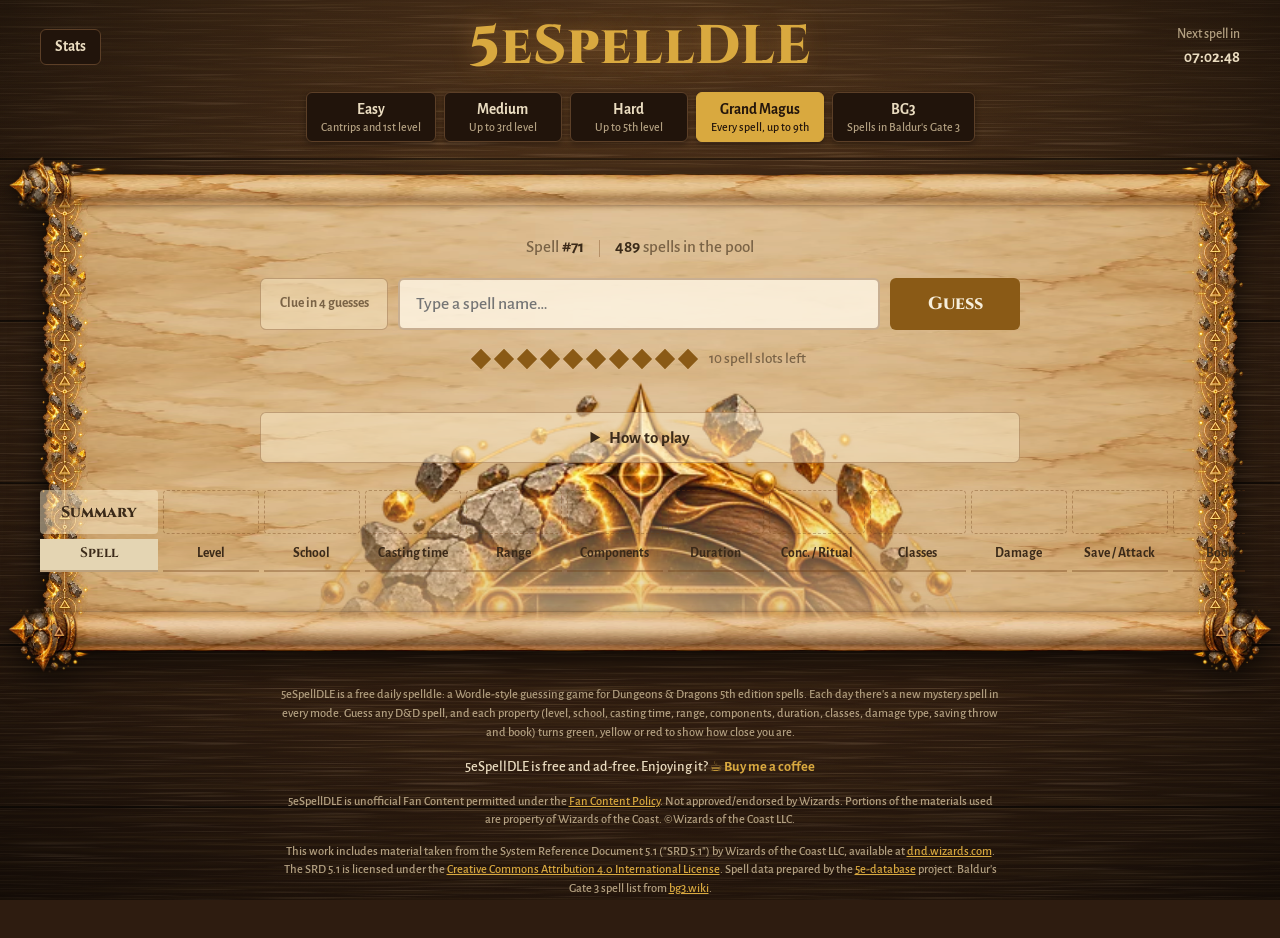
<file: index.html>
<!DOCTYPE html>
<html lang="en">
<head>
  <meta charset="utf-8">
  <meta name="viewport" content="width=device-width, initial-scale=1">
  <title>5eSpellDLE – Spelldle: Daily D&amp;D 5e Spell Guessing Game</title>
  <meta name="description" content="5eSpellDLE is a free daily spelldle: a Wordle-style game where you guess the D&amp;D 5e spell of the day from its level, school, classes, components and more. Five modes, from Easy to Grand Magus and BG3.">
  <link rel="canonical" href="https://5espelldle.com/">
  <meta name="theme-color" content="#131a2e">
  <meta name="alldle-verify" content="LPVY96QHWzDYJvmHuTy61C51Y85-b_yj">
  <link rel="icon" href="favicon.ico" sizes="any">
  <link rel="icon" href="favicon-32.png" type="image/png" sizes="32x32">
  <link rel="icon" href="favicon.png" type="image/png" sizes="48x48">
  <link rel="apple-touch-icon" href="apple-touch-icon.png">

  <!-- Link previews (Discord, Reddit, iMessage, X…) -->
  <meta property="og:type" content="website">
  <meta property="og:site_name" content="5eSpellDLE">
  <meta property="og:url" content="https://5espelldle.com/">
  <meta property="og:title" content="5eSpellDLE – Daily D&amp;D 5e Spell Guessing Game">
  <meta property="og:description" content="Guess the D&amp;D 5e spell of the day in 10 tries. A free, ad-free spelldle with five modes, from Easy to Grand Magus and BG3.">
  <meta property="og:image" content="https://5espelldle.com/og-image.png">
  <meta property="og:image:width" content="1200">
  <meta property="og:image:height" content="630">
  <meta property="og:image:alt" content="5eSpellDLE: guess the daily D&amp;D 5e spell">
  <meta name="twitter:card" content="summary_large_image">

  <!-- Structured data: WebSite sets the site name Google shows above the
       result; WebApplication describes the game itself. -->
  <script type="application/ld+json">
  [
    {
      "@context": "https://schema.org",
      "@type": "WebSite",
      "name": "5eSpellDLE",
      "alternateName": ["5e SpellDLE", "5e Spelldle", "5espelldle", "Spelldle"],
      "url": "https://5espelldle.com/"
    },
    {
      "@context": "https://schema.org",
      "@type": "WebApplication",
      "name": "5eSpellDLE",
      "url": "https://5espelldle.com/",
      "description": "A free daily Wordle-style game where you guess the D&D 5e spell of the day from its level, school, classes, components and more. Five modes, from Easy to Grand Magus and BG3.",
      "applicationCategory": "GameApplication",
      "genre": "Puzzle",
      "operatingSystem": "Any",
      "browserRequirements": "Requires JavaScript",
      "image": "https://5espelldle.com/og-image.png",
      "isAccessibleForFree": true,
      "offers": { "@type": "Offer", "price": "0", "priceCurrency": "USD" }
    }
  ]
  </script>
  <link rel="preconnect" href="https://fonts.googleapis.com">
  <link rel="preconnect" href="https://fonts.gstatic.com" crossorigin>
  <link href="https://fonts.googleapis.com/css2?family=Cinzel:wght@600;800&family=Alegreya+Sans:wght@400;500;700;800&display=swap" rel="stylesheet">
  <link rel="stylesheet" href="style.css">
</head>
<body>
  <header class="top">
    <button class="icon-btn" id="stats-btn" type="button" aria-haspopup="dialog">Stats</button>
    <h1 class="title">5eSpell<span id="egg-d">D</span>LE</h1>
    <div class="next">
      <span>Next spell in</span>
      <strong id="countdown">--:--:--</strong>
    </div>
  </header>

  <nav class="modes" id="modes" aria-label="Game mode"></nav>

  <main>
    <div class="paper" aria-hidden="true"></div>
    <!-- data-nosnippet: keep search engines from using game text (clues, spell
         descriptions) as the result snippet instead of the meta description. -->
    <div data-nosnippet>
    <p class="meta">
      Spell <strong id="puzzle-no">#1</strong>
      <span class="sep" aria-hidden="true"></span>
      <strong id="spell-count">0</strong> spells in the pool
    </p>

    <div class="guess-bar">
      <button type="button" class="clue-btn" id="clue-btn" disabled>Clue in 4 guesses</button>
      <div class="combo">
        <input id="guess-input" type="text" autocomplete="off" spellcheck="false"
               placeholder="Type a spell name…"
               role="combobox" aria-autocomplete="list" aria-expanded="false" aria-controls="suggestions">
        <ul id="suggestions" role="listbox" hidden></ul>
      </div>
      <button type="button" class="guess-btn" id="guess-btn">Guess</button>
    </div>

    <p id="clue" class="clue" hidden></p>

    <div class="slots-row">
      <div id="slots" class="slots" aria-hidden="true"></div>
      <span id="slots-label">10 spell slots left</span>
    </div>

    <p id="message" class="message" role="status" aria-live="polite"></p>

    <section id="result" class="result" hidden></section>
    </div>

    <details class="how">
      <summary>How to play</summary>
      <p>Guess today's spell. Each mode has its own daily spell, so you can play all of them. Each guess shows how its properties compare with the answer.</p>
      <ul>
        <li><span class="chip good">Green</span> is an exact match.</li>
        <li><span class="chip part">Yellow</span> is a partial match: some components, classes, damage types or saves overlap.</li>
        <li><span class="chip bad">Red</span> is no match. An arrow means the answer's level, casting time, range or duration is higher (▲) or lower (▼). On Book, ▲ means the answer comes from a newer book.</li>
      </ul>
      <p>Books run in release order: PHB, SCAG, Xanathar's, Tasha's, Fizban's, Strixhaven. Class lists are as printed in each book, without Tasha's optional additions. BG3 mode uses tabletop stats, and accepts BG3 names like Bone Chill.</p>
      <p>You have 10 spell slots. After 4 guesses you can reveal a clue. A new spell appears at midnight, your time.</p>
    </details>

    <div class="board-wrap" data-nosnippet>
      <table class="board" id="board">
        <thead>
          <tr class="summary" id="summary-row"></tr>
          <tr id="header-row"></tr>
        </thead>
        <tbody id="rows"></tbody>
      </table>
    </div>
  </main>

  <dialog id="stats-dialog" class="stats">
    <form method="dialog"><button class="close" aria-label="Close stats">×</button></form>
    <h2 id="stats-title">Your stats</h2>
    <div class="stat-grid" id="stat-grid"></div>
    <h3>Guess distribution</h3>
    <ol class="dist" id="dist"></ol>
  </dialog>

  <footer>
    <p>5eSpellDLE is a free daily spelldle: a Wordle-style guessing game for Dungeons &amp; Dragons 5th edition spells. Each day there's a new mystery spell in every mode. Guess any D&amp;D spell, and each property (level, school, casting time, range, components, duration, classes, damage type, saving throw and book) turns green, yellow or red to show how close you are.</p>
    <p class="support">5eSpellDLE is free and ad-free. Enjoying it? <a href="support/" target="_blank" rel="noopener">☕ Buy me a coffee</a></p>
    <p>5eSpellDLE is unofficial Fan Content permitted under the <a href="https://company.wizards.com/en/legal/fancontentpolicy">Fan Content Policy</a>. Not approved/endorsed by Wizards. Portions of the materials used are property of Wizards of the Coast. ©Wizards of the Coast LLC.</p>
    <p>This work includes material taken from the System Reference Document 5.1 ("SRD 5.1") by Wizards of the Coast LLC, available at
      <a href="https://dnd.wizards.com/resources/systems-reference-document">dnd.wizards.com</a>. The SRD 5.1 is licensed under the
      <a href="https://creativecommons.org/licenses/by/4.0/legalcode">Creative Commons Attribution 4.0 International License</a>.
      Spell data prepared by the <a href="https://github.com/5e-bits/5e-database">5e-database</a> project. Baldur's Gate 3 spell list from <a href="https://bg3.wiki">bg3.wiki</a>.</p>
  </footer>

  <script src="spells.js"></script>
  <script src="game.js"></script>
</body>
</html>
</file>
<file: style.css>
/* ---------- Design tokens ---------- */
:root {
  --night: #131a2e;      /* page background colour */
  --on-gold: #131a2e;    /* text on gold buttons */
  --texture: none;       /* layered background images (set per theme) */
  --title-glow: rgba(217, 169, 63, 0.25);
  --panel: #1d2742;      /* inputs, dialogs */
  --line: #2f3b5e;       /* borders */
  --parchment: #ede3cc;  /* main text */
  --muted: #9aa3b8;      /* secondary text */
  --gold: #d9a93f;       /* title, spell slots, focus */
  --good: #3e8e57;       /* exact match */
  --part: #c79628;       /* partial match */
  --bad: #93302a;        /* no match */
  --divine: #7a4db3;     /* revealed by divine intervention (easter egg) */
  --tile-w: 96px;
  --name-w: 118px;
  --tile-h: 76px;
  --display: "Cinzel", "Trajan Pro", Georgia, serif;
  --body: "Alegreya Sans", "Segoe UI", system-ui, sans-serif;
}

/* ---------- Themes ----------
   Textures are inline SVG noise filters: horizontal streaks for wood grain,
   fine fibres plus large blotches for parchment. No image files needed. */

/* Tavern: dark oak planks, warm candlelight from above */
:root[data-theme="tavern"] {
  --night: #2e1c10;
  --panel: #21140b;
  --line: #5c3f27;
  --parchment: #eadcc0;
  --muted: #b3a081;
  --on-gold: #24160c;
  --title-glow: rgba(255, 176, 80, 0.3);
  --texture:
    radial-gradient(ellipse 90% 55% at 50% 0%, rgba(255, 170, 80, 0.13), transparent 70%),
    radial-gradient(ellipse at center, transparent 50%, rgba(0, 0, 0, 0.55) 100%),
    repeating-linear-gradient(to bottom,
      transparent 0 158px,
      rgba(0, 0, 0, 0.55) 158px 160px,
      rgba(255, 220, 170, 0.05) 160px 161px,
      transparent 161px 162px),
    url("data:image/svg+xml,%3Csvg xmlns='http://www.w3.org/2000/svg' width='640' height='640'%3E%3Cfilter id='g' x='0' y='0' width='100%25' height='100%25'%3E%3CfeTurbulence type='fractalNoise' baseFrequency='0.0035 0.28' numOctaves='4' seed='11' stitchTiles='stitch'/%3E%3CfeColorMatrix values='0 0 0 0 0.07 0 0 0 0 0.035 0 0 0 0 0.01 1.1 0 0 0 -0.45'/%3E%3C/filter%3E%3Crect width='100%25' height='100%25' filter='url(%23g)'/%3E%3C/svg%3E"),
    url("data:image/svg+xml,%3Csvg xmlns='http://www.w3.org/2000/svg' width='640' height='640'%3E%3Cfilter id='h' x='0' y='0' width='100%25' height='100%25'%3E%3CfeTurbulence type='fractalNoise' baseFrequency='0.008 0.6' numOctaves='2' seed='4' stitchTiles='stitch'/%3E%3CfeColorMatrix values='0 0 0 0 0.75 0 0 0 0 0.5 0 0 0 0 0.28 0 0.7 0 0 -0.38'/%3E%3C/filter%3E%3Crect width='100%25' height='100%25' filter='url(%23h)'/%3E%3C/svg%3E"),
    linear-gradient(to bottom, #3a2414, #2a190e);
}

/* Parchment: aged paper for the scroll. Only the play area (and stats) is
   parchment; the page keeps whatever background data-theme gives it. */
[data-scroll] main,
[data-scroll] .stats {
  --night: #e4d5b3;
  --panel: #f1e7cf;
  --line: #c3ab82;
  --parchment: #3b2a19;   /* "parchment" is the text token; here it's ink */
  --muted: #7a6346;
  --gold: #8a5a16;
  --on-gold: #f7eedb;
  --title-glow: rgba(138, 90, 22, 0.18);
  --texture:
    radial-gradient(ellipse at center, transparent 45%, rgba(120, 75, 25, 0.35) 100%),
    url("data:image/svg+xml,%3Csvg xmlns='http://www.w3.org/2000/svg' width='700' height='700'%3E%3Cfilter id='m' x='0' y='0' width='100%25' height='100%25'%3E%3CfeTurbulence type='fractalNoise' baseFrequency='0.006' numOctaves='4' seed='3' stitchTiles='stitch'/%3E%3CfeColorMatrix values='0 0 0 0 0.55 0 0 0 0 0.38 0 0 0 0 0.16 1.1 0 0 0 -0.48'/%3E%3C/filter%3E%3Crect width='100%25' height='100%25' filter='url(%23m)'/%3E%3C/svg%3E"),
    url("data:image/svg+xml,%3Csvg xmlns='http://www.w3.org/2000/svg' width='300' height='300'%3E%3Cfilter id='f' x='0' y='0' width='100%25' height='100%25'%3E%3CfeTurbulence type='fractalNoise' baseFrequency='0.9' numOctaves='2' seed='8' stitchTiles='stitch'/%3E%3CfeColorMatrix values='0 0 0 0 0.35 0 0 0 0 0.25 0 0 0 0 0.12 0.9 0 0 0 -0.35'/%3E%3C/filter%3E%3Crect width='100%25' height='100%25' filter='url(%23f)'/%3E%3C/svg%3E");
}
[data-scroll] #guess-input { border-color: var(--line); }
[data-scroll] .slot { box-shadow: none; }

/* data-scroll: the play area is an unrolled scroll lying on the page background,
   with a roller at the top and bottom. data-scroll's value picks the variant
   (only "plain" for now); a variant only changes the knobs below. */
[data-scroll] main {
  --roll-h: 30px;
  --roll-over: 14px;   /* how far the rollers stick out past the paper */
  /* Variant knobs */
  --paper-base: var(--night);                     /* parchment colour under the texture */
  --paper-art: linear-gradient(transparent, transparent); /* decoration drawn on the paper */
  --rim-bg: var(--texture), #5e3512;              /* what shows along the torn edge */
  --paper-glow: drop-shadow(0 0 0 transparent);   /* glow that follows the torn outline */
  --cap: linear-gradient(to bottom, #2a170a, #8a5a2c 45%, #5a3718 70%, #1f1107);  /* roller end caps */
  position: relative;
  flex: 0 0 auto;
  width: min(1320px, 100% - 2 * max(20px, var(--roll-over) + 8px));
  margin: calc(18px + var(--roll-h) / 2) auto calc(var(--roll-h) / 2);
  padding: calc(var(--roll-h) / 2 + 12px) clamp(12px, 1vw, 28px) calc(var(--roll-h) / 2 + 16px);
  color: var(--parchment);   /* body's text colour resolves to the page's ink, so reset it on the paper */
  isolation: isolate;
  /* Shadow follows the torn outline of the paper, not the element's box */
  filter: drop-shadow(0 14px 16px rgba(0, 0, 0, 0.5)) drop-shadow(0 3px 4px rgba(0, 0, 0, 0.35));
}

/* The paper sits behind main's content on its own layer so the torn-edge masks
   don't also clip the rollers. Three layers:
     .paper          unmasked, carries the glow so it can follow the torn shape
     .paper::before  the rim colour, cut to the torn outline
     .paper::after   the clean parchment, same tear pulled inward and blurred,
                     so the rim shows as a soft band that follows every bite */
.paper { display: none; }
[data-scroll] .paper {
  display: block;
  position: absolute;
  inset: 0;
  z-index: -1;
  filter: var(--paper-glow);
}
[data-scroll] .paper::before,
[data-scroll] .paper::after {
  content: "";
  position: absolute;
  inset: 0;
  --edge-mask:
    var(--edge-left) left top / var(--tear-w) auto repeat-y,
    var(--edge-right) right top / var(--tear-w) auto repeat-y,
    linear-gradient(#000, #000) center / calc(100% - 2 * var(--tear-w) + 2px) 100% no-repeat;
  -webkit-mask: var(--edge-mask);
  mask: var(--edge-mask);
}
[data-scroll] .paper::before {
  --edge-left: var(--tear-left);
  --edge-right: var(--tear-right);
  background: var(--rim-bg);
}
[data-scroll] .paper::after {
  --edge-left: var(--rim-left);
  --edge-right: var(--rim-right);
  background: var(--paper-art), var(--texture), var(--paper-base);
  box-shadow: inset 0 0 40px rgba(110, 70, 25, 0.4);
}

[data-scroll] main::before,
[data-scroll] main::after {
  content: "";
  position: absolute;
  left: calc(-1 * var(--roll-over));
  right: calc(-1 * var(--roll-over));
  height: var(--roll-h);
  border-radius: calc(var(--roll-h) / 2);
  background:
    var(--cap) left / 18px 100% no-repeat,
    var(--cap) right / 18px 100% no-repeat,
    /* the rolled paper: shaded like a cylinder */
    linear-gradient(to bottom, #7a5a2e, #d9c296 22%, #f4e8cb 42%, #e2cfa6 62%, #a9885a 85%, #6b4c24);
  z-index: 3;
}
[data-scroll] main::before { top: calc(-1 * var(--roll-h) / 2); }
[data-scroll] main::after  { bottom: calc(-1 * var(--roll-h) / 2); }
[data-scroll] footer { margin-top: auto; }

/* How much of the school sigil is showing, 0 to 1 (set by game.js).
   Registered so it can be transitioned. */
@property --sigil-reveal { syntax: "<number>"; inherits: true; initial-value: 0; }

/* ---------- School scrolls ----------
   Painted schools swap the CSS paper and rollers for artwork in img/<school>/
   (built from img/raw/<school>/ by tools/scroll_assets.py). The layout below
   is shared; each school only sets its artwork and sizes. Schools without a
   block use the plain scroll. Slice numbers are in the built images' pixels. */
:is([data-scroll="evocation"], [data-scroll="illusion"], [data-scroll="abjuration"], [data-scroll="divination"], [data-scroll="enchantment"], [data-scroll="conjuration"], [data-scroll="necromancy"], [data-scroll="transmutation"]) main {
  --roll-h: 52px;
  --art-hole: none;   /* optional see-through hole cut where the sigil sits */
  --roll-top-ext: 0;  --roll-bottom-ext: 0;   /* artwork past the rollers' outer edges, in image px */
  /* The sigil sits big and centred behind the board (game.js sets --sigil-top
     to where the guess rows start) and is wiped in from the top as guesses are
     made. It's lifted so its top already shows behind the summary before the
     first guess. */
  --sigil-size: min(760px, 88vw);
  --sigil-lift: 200px;
  --sigil: 50% calc(var(--sigil-top, 0px) - var(--sigil-lift)) / var(--sigil-size) var(--sigil-size) no-repeat;
  /* opaque over the revealed part of the sigil, with a soft leading edge */
  --sigil-shown: linear-gradient(#000 calc((var(--sigil-reveal) * 1.25 - 0.25) * 100%), transparent calc(var(--sigil-reveal) * 1.25 * 100%));
  --sigil-hidden: linear-gradient(transparent calc((var(--sigil-reveal) * 1.25 - 0.25) * 100%), #000 calc(var(--sigil-reveal) * 1.25 * 100%));
  transition: --sigil-reveal 1.6s ease-out;
  /* let the painted paper show through the UI instead of pale cream boxes */
  --panel: rgba(250, 234, 200, 0.5);
  --line: rgba(110, 60, 20, 0.35);
}
:is([data-scroll="evocation"], [data-scroll="illusion"], [data-scroll="abjuration"], [data-scroll="divination"], [data-scroll="enchantment"], [data-scroll="conjuration"], [data-scroll="necromancy"], [data-scroll="transmutation"]) #guess-input { background: rgba(255, 247, 230, 0.82); }
/* stays solid: it opens over the board */
:is([data-scroll="evocation"], [data-scroll="illusion"], [data-scroll="abjuration"], [data-scroll="divination"], [data-scroll="enchantment"], [data-scroll="conjuration"], [data-scroll="necromancy"], [data-scroll="transmutation"]) #suggestions { background: #f6e8cc; }

/* The sheet: the painted edges stay a fixed width, the middle stretches
   sideways, and the whole strip repeats downwards as the board grows */
:is([data-scroll="evocation"], [data-scroll="illusion"], [data-scroll="abjuration"], [data-scroll="divination"], [data-scroll="enchantment"], [data-scroll="conjuration"], [data-scroll="necromancy"], [data-scroll="transmutation"]) .paper::before {
  background: none;
  border-style: solid;
  border-width: 0 var(--edge-w);
  border-image: var(--art-middle) 0 var(--middle-slice) fill / 0 var(--edge-w) / 0 stretch round;
  /* cut the sigil's hole (if it has one) out of the sheet too, so it's see-through,
     but only as far as the sigil has been revealed: (sheet - hole) + unrevealed */
  -webkit-mask: var(--sigil-hidden) var(--sigil), var(--art-hole) var(--sigil), linear-gradient(#000, #000);
  mask: var(--sigil-hidden) var(--sigil), var(--art-hole) var(--sigil), linear-gradient(#000, #000);
  -webkit-mask-composite: source-over, xor;
  mask-composite: add, exclude;
}
/* The sigil, behind the board */
:is([data-scroll="evocation"], [data-scroll="illusion"], [data-scroll="abjuration"], [data-scroll="divination"], [data-scroll="enchantment"], [data-scroll="conjuration"], [data-scroll="necromancy"], [data-scroll="transmutation"]) .paper::after {
  -webkit-mask: none;
  mask: none;
  box-shadow: none;
  background: var(--art-sigil) var(--sigil);
  -webkit-mask: var(--sigil-shown) var(--sigil);
  mask: var(--sigil-shown) var(--sigil);
}
/* Rollers: the end caps keep their shape, the roll stretches between them */
:is([data-scroll="evocation"], [data-scroll="illusion"], [data-scroll="abjuration"], [data-scroll="divination"], [data-scroll="enchantment"], [data-scroll="conjuration"], [data-scroll="necromancy"], [data-scroll="transmutation"]) main::before,
:is([data-scroll="evocation"], [data-scroll="illusion"], [data-scroll="abjuration"], [data-scroll="divination"], [data-scroll="enchantment"], [data-scroll="conjuration"], [data-scroll="necromancy"], [data-scroll="transmutation"]) main::after {
  background: none;
  border-radius: 0;
  border-style: solid;
}
:is([data-scroll="evocation"], [data-scroll="illusion"], [data-scroll="abjuration"], [data-scroll="divination"], [data-scroll="enchantment"], [data-scroll="conjuration"], [data-scroll="necromancy"], [data-scroll="transmutation"]) main::before {
  border-width: 0 var(--roll-top-w);
  /* roller images are 120px tall at --roll-h, plus their glow drawn outside the box */
  border-image: var(--art-roll-top) 0 var(--roll-top-slice) fill / 0 var(--roll-top-w) / calc(var(--roll-h) * var(--roll-top-ext) / 120) 0 0 stretch;
}
:is([data-scroll="evocation"], [data-scroll="illusion"], [data-scroll="abjuration"], [data-scroll="divination"], [data-scroll="enchantment"], [data-scroll="conjuration"], [data-scroll="necromancy"], [data-scroll="transmutation"]) main::after {
  border-width: 0 var(--roll-bottom-w);
  border-image: var(--art-roll-bottom) 0 var(--roll-bottom-slice) fill / 0 var(--roll-bottom-w) / 0 0 calc(var(--roll-h) * var(--roll-bottom-ext) / 120) stretch;
}

/* Abjuration: silver end caps and glowing blue ward-runes down the edges */
[data-scroll="abjuration"] main {
  --art-middle: url("img/abjuration/middle.webp");      --middle-slice: 120;      --edge-w: 60px;
  --art-roll-top: url("img/abjuration/roll-top.webp");       --roll-top-slice: 172;    --roll-top-w: 75px;
  --art-roll-bottom: url("img/abjuration/roll-bottom.webp"); --roll-bottom-slice: 225; --roll-bottom-w: 98px;
  --art-sigil: url("img/abjuration/sigil.webp");
}

/* Divination: gold end caps and holy-lit constellations down the edges */
[data-scroll="divination"] main {
  --art-middle: url("img/divination/middle.webp");      --middle-slice: 130;      --edge-w: 65px;
  --art-roll-top: url("img/divination/roll-top.webp");       --roll-top-slice: 230;    --roll-top-w: 100px;
  --art-roll-bottom: url("img/divination/roll-bottom.webp"); --roll-bottom-slice: 240; --roll-bottom-w: 104px;
  --roll-top-ext: 47; --roll-bottom-ext: 45;   /* glow past the rollers, from tools/scroll_assets.py */
  --art-sigil: url("img/divination/sigil.webp");
}

/* Enchantment: rose-gold end caps and pink smoke winding down the edges */
[data-scroll="enchantment"] main {
  --art-middle: url("img/enchantment/middle.webp");      --middle-slice: 135;      --edge-w: 68px;
  --art-roll-top: url("img/enchantment/roll-top.webp");       --roll-top-slice: 180;    --roll-top-w: 78px;
  --art-roll-bottom: url("img/enchantment/roll-bottom.webp"); --roll-bottom-slice: 182; --roll-bottom-w: 79px;
  --roll-top-ext: 34; --roll-bottom-ext: 44;   /* glow past the rollers, from tools/scroll_assets.py */
  --art-sigil: url("img/enchantment/sigil.webp");
}

/* Conjuration: gold end caps set with teal crystals, portal light spiralling down the edges */
[data-scroll="conjuration"] main {
  --art-middle: url("img/conjuration/middle.webp");      --middle-slice: 148;      --edge-w: 74px;
  --art-roll-top: url("img/conjuration/roll-top.webp");       --roll-top-slice: 205;    --roll-top-w: 89px;
  --art-roll-bottom: url("img/conjuration/roll-bottom.webp"); --roll-bottom-slice: 220; --roll-bottom-w: 95px;
  --roll-top-ext: 39; --roll-bottom-ext: 75;   /* glow past the rollers, from tools/scroll_assets.py */
  --art-sigil: url("img/conjuration/sigil.webp");
}

/* Necromancy: skull end caps and a spine of bone down each edge */
[data-scroll="necromancy"] main {
  --art-middle: url("img/necromancy/middle.webp");      --middle-slice: 100;      --edge-w: 50px;
  --art-roll-top: url("img/necromancy/roll-top.webp");       --roll-top-slice: 175;    --roll-top-w: 76px;
  --art-roll-bottom: url("img/necromancy/roll-bottom.webp"); --roll-bottom-slice: 185; --roll-bottom-w: 80px;
  --roll-top-ext: 29; --roll-bottom-ext: 51;   /* glow past the rollers, from tools/scroll_assets.py */
  --art-sigil: url("img/necromancy/sigil.webp");
}

/* Transmutation: crumbling stone end caps veined with gold, stone chips turning to gold down the edges */
[data-scroll="transmutation"] main {
  --art-middle: url("img/transmutation/middle.webp");      --middle-slice: 132;      --edge-w: 66px;
  --art-roll-top: url("img/transmutation/roll-top.webp");       --roll-top-slice: 152;    --roll-top-w: 66px;
  --art-roll-bottom: url("img/transmutation/roll-bottom.webp"); --roll-bottom-slice: 162; --roll-bottom-w: 70px;
  --roll-top-ext: 9; --roll-bottom-ext: 40;   /* glow past the rollers, from tools/scroll_assets.py */
  --art-sigil: url("img/transmutation/sigil.webp");
}

/* Evocation: a scroll that's been set alight */
[data-scroll="evocation"] main {
  --art-middle: url("img/evocation/middle.webp");      --middle-slice: 100;      --edge-w: 52px;
  --art-roll-top: url("img/evocation/roll-top.webp");       --roll-top-slice: 152;    --roll-top-w: 66px;
  --art-roll-bottom: url("img/evocation/roll-bottom.webp"); --roll-bottom-slice: 160; --roll-bottom-w: 69px;
  --art-sigil: url("img/evocation/sigil.webp");
  --art-hole: url("img/evocation/sigil-hole.webp");
}

/* Illusion: the edges dissolve into lavender mist */
[data-scroll="illusion"] main {
  --art-middle: url("img/illusion/middle.webp");      --middle-slice: 180;      --edge-w: 90px;
  --art-roll-top: url("img/illusion/roll-top.webp");       --roll-top-slice: 160;    --roll-top-w: 69px;
  --art-roll-bottom: url("img/illusion/roll-bottom.webp"); --roll-bottom-slice: 151; --roll-bottom-w: 65px;
  --roll-top-ext: 27; --roll-bottom-ext: 32;   /* glow past the rollers, from tools/scroll_assets.py */
  --art-sigil: url("img/illusion/sigil.webp");
}
@media (max-width: 700px) {
  [data-scroll="illusion"] main { --edge-w: 54px; }   /* the mist takes too much of a phone screen */
}

/* scroll-edges:start (generated by tools/scroll_edges.py, don't edit by hand) */
[data-scroll] .paper {
  --tear-w: 46px;
  --tear-left: url("data:image/svg+xml,%3Csvg xmlns='http://www.w3.org/2000/svg' width='46' height='613'%3E%3Cpath d='M46,0 L2.7,0 L2.5,5 L2.4,10 L2.2,15 L2.5,20 L2.6,25 L2.6,30 L2.4,35 L2.3,40 L2.4,45 L2.6,50 L2.6,55 L2.5,57 L3.4,59 L4.4,61 L4.7,63 L4.7,65 L4.3,67 L3.9,69 L4.1,71 L3.8,73 L3.6,75 L3.3,77 L3.2,79 L3.1,81 L3.4,83 L3.2,88 L3.5,93 L3.5,98 L3.9,103 L3.7,108 L3.9,113 L4,118 L4.3,123 L4.1,128 L4.3,133 L4.2,138 L4.3,143 L4.4,148 L4.6,153 L4.3,158 L4.4,163 L3.9,168 L4.2,173 L3.8,178 L3.6,183 L3.7,188 L3.7,193 L3.1,198 L3,203 L3.1,208 L2.8,213 L2.6,218 L2.3,223 L2.2,228 L2.4,233 L3.1,235 L4.8,237 L6.4,239 L5.9,241 L5.7,243 L5.7,245 L4.4,247 L2.7,249 L2,251 L2.1,253 L2.1,258 L2.2,263 L2,268 L2.4,273 L2.5,278 L2.2,283 L2.3,288 L2.7,293 L2.6,298 L3,303 L2.9,308 L3.1,313 L3.3,318 L3.1,323 L3.3,328 L3.4,333 L3.7,338 L3.8,343 L3.6,348 L4,353 L3.8,358 L3.7,363 L3.8,368 L4.1,373 L3.9,378 L3.9,383 L4,388 L3.9,393 L3.8,398 L3.5,403 L3.5,408 L3.6,413 L3.5,418 L11.2,423 L17.6,425 L16.5,427 L15.8,429 L14.7,431 L10.9,433 L6.2,435 L3.3,437 L3.2,439 L3.2,444 L3.2,449 L3,454 L3.1,459 L2.9,464 L2.8,469 L2.9,474 L3,479 L3.3,484 L3.2,489 L3.2,494 L3.3,499 L3.1,504 L3.4,509 L3.5,514 L3.4,519 L3.4,524 L3.5,529 L3.4,534 L3.6,539 L3.4,544 L3.3,549 L3.4,554 L3.6,559 L3.6,564 L3.4,569 L3.5,574 L3.2,579 L2.9,584 L3,589 L2.9,594 L2.7,599 L2.9,604 L2.7,613 L46,613 Z'/%3E%3C/svg%3E");
  --tear-right: url("data:image/svg+xml,%3Csvg xmlns='http://www.w3.org/2000/svg' width='46' height='787'%3E%3Cpath d='M0,0 L43.7,0 L43.8,5 L43.5,10 L43.6,15 L43.5,20 L43.5,25 L43.7,30 L43.7,35 L43.7,40 L43.5,45 L43.6,50 L43.6,55 L43.3,60 L43.5,65 L43.6,70 L43.3,75 L43.2,80 L43.3,85 L40,90 L36.6,92 L36,94 L35.1,96 L36.6,98 L39.5,100 L42.2,102 L43.4,104 L43.4,106 L43.1,111 L43.1,116 L43.3,121 L43,126 L43.4,131 L43.4,136 L43.3,141 L43.1,146 L43.2,151 L43.5,156 L43.6,161 L43.5,166 L43.6,171 L43.8,176 L43.6,181 L44.1,186 L43.9,191 L44.1,196 L43.9,201 L44.3,206 L44.1,211 L44.1,216 L44.2,221 L44.3,226 L43.8,228 L43.5,230 L43.1,232 L42.3,234 L41.5,236 L41.2,238 L40.1,240 L40.3,242 L40.6,244 L41.8,246 L43.5,248 L44.5,250 L44.3,252 L44.1,257 L44.1,262 L44,267 L44.2,272 L43.7,277 L43.9,282 L43.4,287 L43.4,292 L43.3,297 L43.3,302 L43.3,307 L43.1,312 L42.8,317 L42.7,322 L42.1,327 L42,332 L42.2,337 L41.7,342 L41.5,347 L41.7,352 L41.2,357 L41.5,362 L41.2,367 L41.3,372 L40.8,377 L41,382 L40.9,387 L41,392 L40.8,397 L40.9,402 L40.7,407 L40.6,412 L40.9,417 L41.1,422 L41.1,427 L41.2,432 L41.1,437 L41.5,442 L41.6,447 L41.4,452 L41.8,457 L39.7,459 L37.4,461 L38.1,463 L38.2,465 L38.9,467 L39.6,469 L40.1,471 L41.2,473 L41.5,475 L42.3,477 L42.4,479 L42.5,484 L42.3,489 L42.6,494 L42.8,499 L42.8,504 L43.1,509 L42.7,514 L43.2,519 L43.1,524 L43.1,529 L43.2,534 L42.9,539 L43.3,544 L43.2,549 L42.9,554 L42.9,559 L43.1,564 L43.2,569 L43.1,574 L43,579 L42.5,584 L42.5,589 L42.7,594 L42.4,599 L42.6,604 L42.2,609 L42.4,614 L42,619 L42,621 L36.8,623 L35.4,625 L36.1,627 L36.7,629 L35,631 L42,633 L42.2,635 L41.7,640 L41.8,645 L41.7,650 L41.8,655 L42,660 L42,665 L41.9,670 L41.7,675 L42,680 L42.1,685 L41.9,690 L42.2,695 L42,700 L42.5,705 L42.3,710 L42.7,715 L42.4,720 L42.8,725 L42.8,730 L42.9,735 L43.1,740 L43.2,745 L43.1,750 L43.1,755 L43.5,760 L43.3,765 L43.7,770 L43.4,775 L43.4,780 L43.7,787 L0,787 Z'/%3E%3C/svg%3E");
  --rim-left: url("data:image/svg+xml,%3Csvg xmlns='http://www.w3.org/2000/svg' xmlns:x='http://www.w3.org/1999/xlink' width='46' height='613'%3E%3Cfilter id='b' x='-50%25' y='-10%25' width='200%25' height='120%25'%3E%3CfeGaussianBlur stdDeviation='3.5'/%3E%3C/filter%3E%3Cg filter='url%28%23b%29'%3E%3Cpath id='p' d='M66,0 L6.6,0 L6.7,5 L6.5,10 L6.3,15 L6.6,20 L6.7,25 L6.7,30 L6.6,35 L6.6,40 L6.7,45 L7.1,50 L7.1,55 L6.9,57 L8,59 L9,61 L9.3,63 L9.3,65 L9.1,67 L8.8,69 L9,71 L8.6,73 L8.6,75 L8.2,77 L8.2,79 L8.2,81 L8.5,83 L8.4,88 L8.8,93 L8.7,98 L9.1,103 L8.8,108 L9.1,113 L9.1,118 L9.3,123 L9,128 L9.1,133 L9.1,138 L9,143 L9,148 L9.3,153 L9,158 L9.3,163 L8.9,168 L9.1,173 L8.8,178 L8.7,183 L8.8,188 L8.6,193 L8.1,198 L8.1,203 L8.3,208 L8,213 L7.7,218 L7.5,223 L7.3,228 L7.5,233 L8.1,235 L9.8,237 L11.3,239 L11,241 L10.7,243 L10.5,245 L9.2,247 L7.7,249 L6.9,251 L6.9,253 L7,258 L7.2,263 L7.2,268 L7.5,273 L7.6,278 L7.3,283 L7.3,288 L7.8,293 L7.7,298 L8.1,303 L8.1,308 L8.2,313 L8.2,318 L8,323 L8,328 L8,333 L8.4,338 L8.5,343 L8.2,348 L8.5,353 L8.3,358 L8.4,363 L8.6,368 L8.7,373 L8.6,378 L8.6,383 L8.7,388 L8.7,393 L8.6,398 L8.5,403 L8.5,408 L8.6,413 L8.5,418 L16.3,423 L22.6,425 L21.5,427 L20.7,429 L19.8,431 L15.9,433 L11.4,435 L8.4,437 L8.4,439 L8.5,444 L8.6,449 L8.4,454 L8.5,459 L8.2,464 L8.1,469 L8.3,474 L8.4,479 L8.6,484 L8.3,489 L8.2,494 L8.2,499 L7.8,504 L7.9,509 L8,514 L7.8,519 L7.9,524 L8.1,529 L8.3,534 L8.6,539 L8.4,544 L8.5,549 L8.4,554 L8.5,559 L8.6,564 L8.5,569 L8.5,574 L8.2,579 L7.9,584 L8.1,589 L7.9,594 L7.6,599 L7.6,604 L7.5,613 L66,613 Z'/%3E%3Cuse x:href='%23p' y='-613'/%3E%3Cuse x:href='%23p' y='613'/%3E%3C/g%3E%3C/svg%3E");
  --rim-right: url("data:image/svg+xml,%3Csvg xmlns='http://www.w3.org/2000/svg' xmlns:x='http://www.w3.org/1999/xlink' width='46' height='787'%3E%3Cfilter id='b' x='-50%25' y='-10%25' width='200%25' height='120%25'%3E%3CfeGaussianBlur stdDeviation='3.5'/%3E%3C/filter%3E%3Cg filter='url%28%23b%29'%3E%3Cpath id='p' d='M-20,0 L39.3,0 L39.2,5 L38.9,10 L39.1,15 L39.1,20 L39.1,25 L39.1,30 L39.2,35 L39.1,40 L38.9,45 L38.9,50 L39,55 L38.5,60 L38.7,65 L38.8,70 L38.4,75 L38.2,80 L38.2,85 L35,90 L31.8,92 L31.1,94 L30.2,96 L31.6,98 L34.4,100 L37.2,102 L38.3,104 L38.2,106 L37.9,111 L37.8,116 L38,121 L37.6,126 L38.2,131 L38.1,136 L38.1,141 L37.8,146 L38,151 L38.4,156 L38.4,161 L38.4,166 L38.5,171 L38.9,176 L38.5,181 L39.1,186 L38.9,191 L39,196 L38.8,201 L39.4,206 L39.3,211 L39.2,216 L39.3,221 L39.5,226 L38.9,228 L38.7,230 L38.1,232 L37.5,234 L36.7,236 L36.4,238 L35.5,240 L35.5,242 L35.6,244 L37,246 L38.7,248 L39.6,250 L39.3,252 L39.2,257 L39.2,262 L39.2,267 L39.3,272 L38.9,277 L38.9,282 L38.6,287 L38.5,292 L38.4,297 L38.3,302 L38.1,307 L38.1,312 L37.9,317 L37.7,322 L37.2,327 L37,332 L37.2,337 L36.5,342 L36.2,347 L36.5,352 L36,357 L36.2,362 L35.8,367 L35.9,372 L35.6,377 L35.8,382 L35.7,387 L35.9,392 L35.7,397 L35.9,402 L35.8,407 L35.8,412 L35.9,417 L36.1,422 L35.9,427 L36.2,432 L36.2,437 L36.7,442 L37,447 L36.8,452 L37.2,457 L34.9,459 L32.7,461 L33.3,463 L33.5,465 L34.1,467 L35,469 L35.3,471 L36.5,473 L36.9,475 L37.5,477 L37.6,479 L37.6,484 L37.4,489 L37.8,494 L38.1,499 L38.3,504 L38.3,509 L38.1,514 L38.7,519 L38.6,524 L38.4,529 L38.4,534 L38,539 L38.5,544 L38.4,549 L38,554 L37.9,559 L37.9,564 L37.8,569 L37.7,574 L37.7,579 L37.3,584 L37.2,589 L37.6,594 L37.4,599 L37.7,604 L37.3,609 L37.6,614 L37.2,619 L37.2,621 L32,623 L30.7,625 L31.3,627 L32,629 L30.3,631 L37.4,633 L37.7,635 L37.1,640 L37,645 L37,650 L37,655 L37,660 L37.1,665 L37.1,670 L37,675 L37,680 L37,685 L36.9,690 L37.2,695 L37.1,700 L37.6,705 L37.3,710 L37.8,715 L37.6,720 L38.1,725 L38,730 L38.2,735 L38.3,740 L38.5,745 L38.3,750 L38.3,755 L38.7,760 L38.5,765 L39,770 L38.7,775 L38.7,780 L38.9,787 L-20,787 Z'/%3E%3Cuse x:href='%23p' y='-787'/%3E%3Cuse x:href='%23p' y='787'/%3E%3C/g%3E%3C/svg%3E");
}
/* scroll-edges:end */

* { box-sizing: border-box; }

body {
  margin: 0;
  background: var(--texture), var(--night);
  background-attachment: fixed;
  color: var(--parchment);
  font: 500 17px/1.5 var(--body);
  min-height: 100vh;
  display: flex;
  flex-direction: column;
}

a { color: var(--gold); }

:focus-visible { outline: 2px solid var(--gold); outline-offset: 2px; }

/* ---------- Header ---------- */
.top {
  display: grid;
  grid-template-columns: 1fr auto 1fr;
  align-items: center;
  padding: 20px clamp(12px, 4vw, 40px) 4px;
}

.title {
  margin: 0;
  font: 800 clamp(2rem, 6vw, 3.4rem)/1 var(--display);
  color: var(--gold);
  letter-spacing: 0.02em;
  text-shadow: 0 0 24px var(--title-glow);
  /* the "D" is clicked repeatedly for an easter egg: don't highlight the title */
  -webkit-user-select: none;
  user-select: none;
}
#egg-d { touch-action: manipulation; }   /* rapid taps shouldn't double-tap zoom on phones */

.next { justify-self: end; text-align: right; font-size: 0.85rem; color: var(--muted); }
.next strong { display: block; color: var(--parchment); font-size: 1.05rem; font-variant-numeric: tabular-nums; }

.icon-btn {
  justify-self: start;
  background: var(--panel);
  color: var(--parchment);
  border: 1px solid var(--line);
  border-radius: 6px;
  padding: 8px 14px;
  font: 700 0.95rem var(--body);
  cursor: pointer;
}
.icon-btn:hover { border-color: var(--gold); }

/* ---------- Mode selector ---------- */
.modes {
  display: flex;
  flex-wrap: wrap;
  justify-content: center;
  gap: 8px;
  margin: 14px auto 0;
  padding: 0 12px;
}
.mode {
  display: flex;
  flex-direction: column;
  align-items: center;
  min-width: 118px;
  padding: 8px 14px 7px;
  color: var(--parchment);
  background: var(--panel);   /* solid, so the label reads over a textured background */
  border: 1px solid var(--line);
  border-radius: 6px;
  box-shadow: 0 2px 6px rgba(0, 0, 0, 0.35);
  font: 700 0.95rem/1.2 var(--body);
  cursor: pointer;
}
.mode small { font-weight: 500; font-size: 0.75rem; color: var(--muted); }
.mode:hover { border-color: var(--gold); }
.mode[aria-pressed="true"] { color: var(--on-gold); background: var(--gold); border-color: var(--gold); }
.mode[aria-pressed="true"] small { color: inherit; }
.mode .done { margin-left: 4px; }

/* ---------- Main column ---------- */
main {
  flex: 1;
  width: 100%;
  max-width: 1320px;
  margin: 0 auto;
  padding: 0 clamp(12px, 3vw, 32px);
}

.meta { text-align: center; color: var(--muted); margin: 10px 0 18px; }
.meta strong { color: var(--parchment); }
.sep { display: inline-block; width: 1px; height: 1em; background: var(--line); margin: 0 12px; vertical-align: middle; }

/* ---------- Guess bar ---------- */
.guess-bar {
  display: flex;
  gap: 10px;
  justify-content: center;
  align-items: stretch;
  max-width: 760px;
  margin: 0 auto;
}

.combo { position: relative; flex: 1; }

#guess-input {
  width: 100%;
  height: 52px;
  padding: 0 16px;
  font: 500 1.1rem var(--body);
  color: #1a1a1a;
  background: #faf6ec;
  border: 2px solid transparent;
  border-radius: 6px;
}
#guess-input:focus { outline: none; border-color: var(--gold); }

#suggestions {
  position: absolute;
  z-index: 10;
  top: calc(100% + 4px);
  left: 0; right: 0;
  margin: 0; padding: 4px;
  list-style: none;
  background: var(--panel);
  border: 1px solid var(--line);
  border-radius: 6px;
  box-shadow: 0 12px 30px rgba(0, 0, 0, 0.45);
  max-height: 320px;
  overflow-y: auto;
}
#suggestions li {
  display: flex;
  justify-content: space-between;
  gap: 12px;
  padding: 8px 12px;
  border-radius: 4px;
  cursor: pointer;
}
#suggestions li small { color: var(--muted); }
#suggestions li[aria-selected="true"], #suggestions li:hover { background: var(--line); }

.guess-btn {
  min-width: 130px;
  font: 800 1.1rem var(--display);
  color: var(--on-gold);
  background: var(--gold);
  border: none;
  border-radius: 6px;
  cursor: pointer;
}
.guess-btn:hover { filter: brightness(1.1); }
.guess-btn:disabled { opacity: 0.4; cursor: default; filter: none; }

.clue-btn {
  width: 128px;
  font: 700 0.85rem/1.2 var(--body);
  color: var(--parchment);
  background: var(--panel);
  border: 1px solid var(--line);
  border-radius: 6px;
  cursor: pointer;
}
.clue-btn:disabled { color: var(--muted); cursor: default; }
.clue-btn:not(:disabled) { border-color: var(--gold); }

.clue {
  max-width: 760px;
  margin: 14px auto 0;
  padding: 12px 16px;
  background: var(--panel);
  border-left: 3px solid var(--gold);
  font-style: italic;
}

/* ---------- Spell slots (lives) ---------- */
.slots-row {
  display: flex;
  justify-content: center;
  align-items: center;
  gap: 14px;
  margin: 18px 0 4px;
  color: var(--muted);
  font-size: 0.95rem;
}
.slots { display: flex; gap: 9px; }
.slot {
  width: 14px; height: 14px;
  transform: rotate(45deg);
  border: 2px solid var(--gold);
  background: var(--gold);
  box-shadow: 0 0 8px rgba(217, 169, 63, 0.5);
  transition: background 0.3s, box-shadow 0.3s;
}
.slot.spent { background: transparent; box-shadow: none; opacity: 0.5; }

.message { text-align: center; min-height: 1.5em; margin: 6px 0; color: var(--gold); }

/* ---------- Result banner ---------- */
.result {
  max-width: 760px;
  margin: 8px auto 18px;
  padding: 20px;
  text-align: center;
  background: var(--panel);
  border: 1px solid var(--gold);
  border-radius: 8px;
}
.result h2 { margin: 0 0 6px; font: 800 1.6rem var(--display); color: var(--gold); }
.result p { margin: 4px 0 14px; }
.result button {
  padding: 10px 22px;
  font: 800 1rem var(--display);
  color: var(--on-gold);
  background: var(--gold);
  border: none;
  border-radius: 6px;
  cursor: pointer;
}

/* Spell card after a win: styled like a sourcebook stat block */
.spell-card {
  --card-ink: #2b1d10;
  --card-red: #6b1d0e;
  margin: 18px auto 0;
  padding: 18px 22px 16px;
  text-align: left;
  color: var(--card-ink);
  background: #f6ecd4;
  border: 1px solid rgba(107, 29, 14, 0.35);
  border-radius: 4px;
  box-shadow: inset 0 0 24px rgba(140, 95, 40, 0.18), 0 2px 8px rgba(0, 0, 0, 0.25);
}
.spell-card header { padding-bottom: 8px; margin-bottom: 10px; border-bottom: 2px solid transparent;
  border-image: linear-gradient(to right, var(--card-red), transparent) 1; }
.spell-card h3 { margin: 0; font: 800 1.5rem/1.15 var(--display); color: var(--card-red); letter-spacing: 0.02em; }
.result .spell-card .spell-kind { margin: 2px 0 0; font-style: italic; }
.spell-card dl { margin: 0; }
.spell-card dt { display: inline; font-weight: 800; color: var(--card-red); }
.spell-card dt::after { content: ": "; }
.spell-card dd { display: inline; margin: 0; }
.spell-stats { display: grid; grid-template-columns: repeat(auto-fit, minmax(260px, 1fr)); gap: 3px 18px;
  padding-bottom: 10px; margin-bottom: 10px; border-bottom: 1px solid rgba(107, 29, 14, 0.3); }
.spell-desc { line-height: 1.5; }
.result .spell-card .spell-desc p { margin: 0 0 9px; }
.spell-desc table { width: 100%; margin: 4px 0 12px; border-collapse: collapse; font-size: 0.92em; }
.spell-desc th, .spell-desc td { padding: 4px 8px; text-align: left; vertical-align: top; }
.spell-desc th:first-child, .spell-desc td:first-child { white-space: nowrap; }
.spell-desc th { color: var(--card-red); border-bottom: 1px solid rgba(107, 29, 14, 0.4); }
.spell-desc tbody tr:nth-child(odd) { background: rgba(140, 95, 40, 0.1); }
.result .spell-card .spell-note { font-style: italic; color: #6a5238; }
.result .spell-card .spell-credit { margin: 10px 0 0; font-size: 0.75rem; color: #7a6346; }
.spell-extras { display: grid; gap: 2px; padding-top: 10px; margin-top: 4px; font-size: 0.92rem;
  border-top: 1px solid rgba(107, 29, 14, 0.3); }

/* ---------- How to play ---------- */
.how {
  max-width: 760px;
  margin: 10px auto 22px;
  background: var(--panel);
  border: 1px solid var(--line);
  border-radius: 6px;
  padding: 0 16px;
}
.how summary { cursor: pointer; padding: 12px 0; font-weight: 700; text-align: center; }
.how ul { padding-left: 20px; }
.how li { margin-bottom: 6px; }
.chip { padding: 1px 8px; border-radius: 4px; font-weight: 700; color: #fff; }
.chip.good { background: var(--good); }
.chip.part { background: var(--part); }
.chip.bad { background: var(--bad); }

/* ---------- Board ---------- */
.board-wrap { overflow-x: auto; padding-bottom: 12px; }

.board { border-collapse: separate; border-spacing: 5px; margin: 0 auto; table-layout: fixed; }
.board th, .board td { width: var(--tile-w); min-width: var(--tile-w); max-width: var(--tile-w); hyphens: auto; }
.board .name-col, .board .name, .board .label { width: var(--name-w); min-width: var(--name-w); max-width: var(--name-w); }

.board th {
  width: var(--tile-w);
  padding: 6px 4px 8px;
  font: 700 0.85rem/1.2 var(--body);
  color: var(--parchment);
  border-bottom: 2px solid var(--line);
  vertical-align: bottom;
}
.board th.name-col { font-family: var(--display); }

.tile {
  position: relative;
  width: var(--tile-w);
  height: var(--tile-h);
  padding: 6px 3px;
  text-align: center;
  vertical-align: middle;
  font: 700 0.85rem/1.2 var(--body);
  color: #fff;
  text-shadow: 0 1px 2px rgba(0, 0, 0, 0.6);
  border-radius: 4px;
  overflow: hidden;
}
.tile span { position: relative; z-index: 1; }
.tile.good { background: var(--good); }
.tile.part { background: var(--part); }
.tile.bad  { background: var(--bad); }
.tile.blessed { background: var(--divine); box-shadow: 0 0 10px rgba(160, 110, 230, 0.55); }

/* Big faded arrow behind the text, like the higher/lower hints in the reference game */
.tile.up::before, .tile.down::before {
  position: absolute;
  inset: 0;
  display: grid;
  place-items: center;
  font-size: 4.2rem;
  line-height: 1;
  color: rgba(0, 0, 0, 0.32);
  text-shadow: none;
}
.tile.up::before   { content: "▲"; }
.tile.down::before { content: "▼"; }

.tile.name {
  background: var(--panel);
  border: 1px solid var(--line);
  font-family: var(--display);
  font-size: 0.85rem;
  color: var(--parchment);
}

.summary td {
  height: 44px;
  font-size: 0.8rem;
}
.summary td.empty { background: transparent; border: 1px dashed var(--line); }
.summary td.label {
  font: 800 0.95rem var(--display);
  color: var(--parchment);
  background: var(--panel);
  text-shadow: none;
}
.summary td.bounds { background: var(--panel); color: var(--parchment); border: 1px solid var(--line); text-shadow: none; }

/* Reveal: each tile of a new guess flips in, one after another */
.tile.reveal { animation: flip 0.45s ease-out both; }
@keyframes flip {
  from { transform: rotateX(90deg); opacity: 0; }
  to   { transform: rotateX(0); opacity: 1; }
}
.shake { animation: shake 0.35s; }
@keyframes shake {
  25% { transform: translateX(-6px); }
  75% { transform: translateX(6px); }
}

@media (prefers-reduced-motion: reduce) {
  .tile.reveal, .shake { animation: none; }
}

/* ---------- Stats dialog ---------- */
.stats {
  width: min(420px, 92vw);
  background: var(--panel);
  color: var(--parchment);
  border: 1px solid var(--gold);
  border-radius: 8px;
  padding: 22px 24px;
}
.stats::backdrop { background: rgba(5, 8, 18, 0.7); }
.stats h2 { margin: 0 0 14px; font: 800 1.4rem var(--display); color: var(--gold); text-align: center; }
.stats h3 { margin: 20px 0 8px; font-size: 1rem; }
.close {
  position: absolute; top: 8px; right: 12px;
  background: none; border: none; color: var(--muted);
  font-size: 1.6rem; cursor: pointer;
}
.stat-grid { display: grid; grid-template-columns: repeat(4, 1fr); text-align: center; }
.stat-grid strong { display: block; font: 800 1.6rem var(--display); }
.stat-grid span { font-size: 0.8rem; color: var(--muted); }
.dist { list-style: none; margin: 0; padding: 0; }
.dist li { display: flex; align-items: center; gap: 8px; margin: 3px 0; font-size: 0.85rem; }
.dist li b { width: 1.5em; text-align: right; }
.dist .bar { background: var(--line); color: var(--parchment); padding: 1px 8px; border-radius: 3px; min-width: 24px; text-align: right; }
.dist .bar.today { background: var(--good); }

/* ---------- Footer ---------- */
footer {
  max-width: 760px;
  margin: 30px auto 0;
  padding: 16px 20px 28px;
  font-size: 0.78rem;
  color: var(--muted);
  text-align: center;
}

/* "Buy me a coffee": links to /support, which forwards to the donation page */
.support a { font-weight: 700; text-decoration: none; white-space: nowrap; }
.support a:hover { text-decoration: underline; }
footer .support { font-size: 0.9rem; color: var(--parchment); }
.result .support { margin: 12px 0 0; font-size: 0.9rem; color: var(--muted); }
.result .support a { color: var(--gold); }

/* ---------- Small screens ---------- */
@media (max-width: 640px) {
  :root { --tile-w: 86px; --tile-h: 66px; --name-w: 96px; }
  .top { grid-template-columns: auto 1fr auto; gap: 8px; }
  .title { text-align: center; }
  .guess-bar { flex-wrap: wrap; }
  .combo { flex-basis: 100%; order: -1; }
  .clue-btn, .guess-btn { flex: 1; height: 44px; }
  .tile { font-size: 0.8rem; }
}

/* Keep the spell name visible while scrolling the board sideways on phones */
.board .name, .board .name-col, .summary .label { position: sticky; left: 0; z-index: 2; }
.board .name-col { background: var(--night); }

/* ---------- Easter egg: divine intervention ----------
   The die is ported from the tavern dice tray (clipped shape, tumble, pop). */
.divine {
  position: fixed;
  top: 74px;
  right: clamp(12px, 3vw, 40px);
  z-index: 30;
  display: flex;
  align-items: center;
  gap: 14px;
  padding: 10px 16px 12px 12px;
  color: var(--parchment);
  background: var(--panel);
  border: 1px solid var(--gold);
  border-radius: 8px;
  box-shadow: 0 10px 28px rgba(0, 0, 0, 0.5);
}
.divine-text { display: flex; flex-direction: column; line-height: 1.2; }
.divine-text strong { font: 700 0.95rem var(--display); color: var(--gold); }
.divine-text span { font-size: 0.8rem; color: var(--muted); }
.divine-result { min-height: 1.3em; margin-top: 3px; font: 800 1rem var(--display); }
.divine-result.success { color: #6fd08c; text-shadow: 0 0 10px rgba(111, 208, 140, 0.6); }
.divine-result.failed { color: #e07b6a; }

.divine-die {
  --die: #3a2f22; --edge: #d8b45a;
  position: relative;
  width: 56px; height: 56px;
  display: inline-grid;
  place-items: center;
}
.divine-shape {
  position: absolute; inset: 0;
  background: linear-gradient(155deg, color-mix(in srgb, var(--edge) 55%, var(--die)), var(--die) 60%);
  filter: drop-shadow(0 3px 4px rgba(0, 0, 0, 0.5));
  clip-path: polygon(50% 0%, 92% 34%, 74% 100%, 26% 100%, 8% 34%);   /* d10 silhouette */
}
.divine-face {
  position: relative; z-index: 1;
  transform: translateY(6%);
  font: 800 1rem var(--body);
  color: #fbf1da;
  text-shadow: 0 0 3px #000, 0 1px 2px #000;
}
.divine-kind {
  position: absolute; bottom: -15px; z-index: 1;
  font-size: 0.62rem; letter-spacing: 0.05em; text-transform: uppercase;
  color: var(--muted);
}
.divine-die.rolling { animation: divine-tumble 0.28s linear infinite; }
.divine-die.settled { animation: divine-pop 0.3s ease-out; }
@keyframes divine-tumble {
  0%   { transform: translateY(0) rotate(-7deg); }
  25%  { transform: translateY(-5px) rotate(5deg); }
  50%  { transform: translateY(0) rotate(-4deg); }
  75%  { transform: translateY(-3px) rotate(6deg); }
  100% { transform: translateY(0) rotate(-7deg); }
}
@keyframes divine-pop {
  0%   { transform: scale(1.28); }
  60%  { transform: scale(0.94); }
  100% { transform: scale(1); }
}

/* The snap: a fade that sweeps left to right while dust drifts off */
.divine.dissolving {
  -webkit-mask: linear-gradient(to right, transparent 40%, #000 60%) 100% 0 / 250% 100% no-repeat;
  mask: linear-gradient(to right, transparent 40%, #000 60%) 100% 0 / 250% 100% no-repeat;
  animation: divine-snap 1.8s ease-in forwards;
}
@keyframes divine-snap {
  to { -webkit-mask-position: 0 0; mask-position: 0 0; filter: blur(1px); }
}
.dust {
  position: fixed;
  z-index: 31;
  border-radius: 1px;
  pointer-events: none;
  opacity: 0;
  animation: dust-drift 1.6s ease-out forwards;
}
@keyframes dust-drift {
  0%   { opacity: 1; transform: translate(0, 0) rotate(0); }
  100% { opacity: 0; transform: translate(var(--dx), var(--dy)) rotate(160deg) scale(0.4); }
}
@media (prefers-reduced-motion: reduce) {
  .divine-die.rolling, .divine-die.settled { animation: none; }
}
/* Narrower screens: sit over the top-right corner instead of beside the mode buttons */
@media (max-width: 1340px) {
  .divine { top: 8px; right: 8px; }
}

/* Local-testing reset button (only added on localhost / file://) */
.dev-reset {
  position: fixed;
  left: 12px;
  bottom: 12px;
  z-index: 20;
  padding: 6px 12px;
  font: 700 0.8rem var(--body);
  color: #fff;
  background: var(--bad);
  border: 1px dashed #fff;
  border-radius: 6px;
  opacity: 0.8;
  cursor: pointer;
}
.dev-reset:hover { opacity: 1; }
.dev-look { left: auto; right: 12px; background: #444; }
</file>
